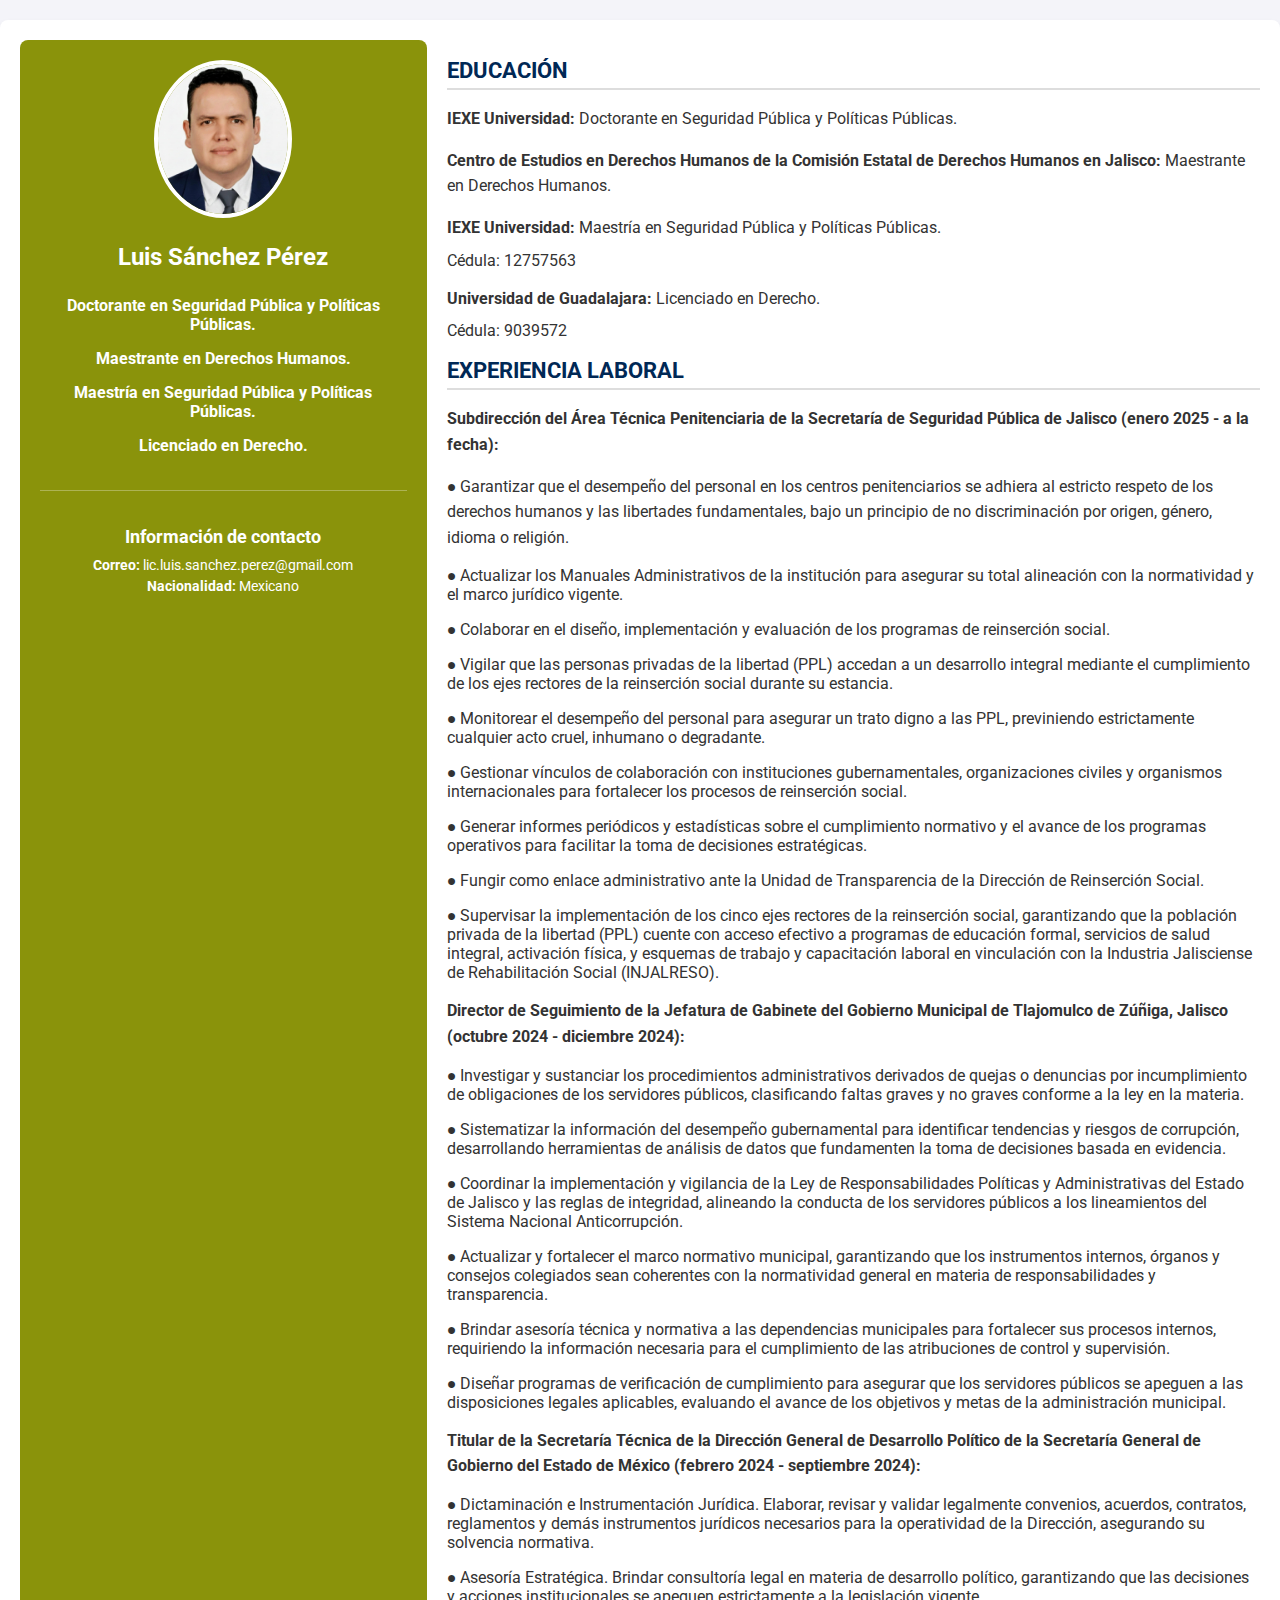
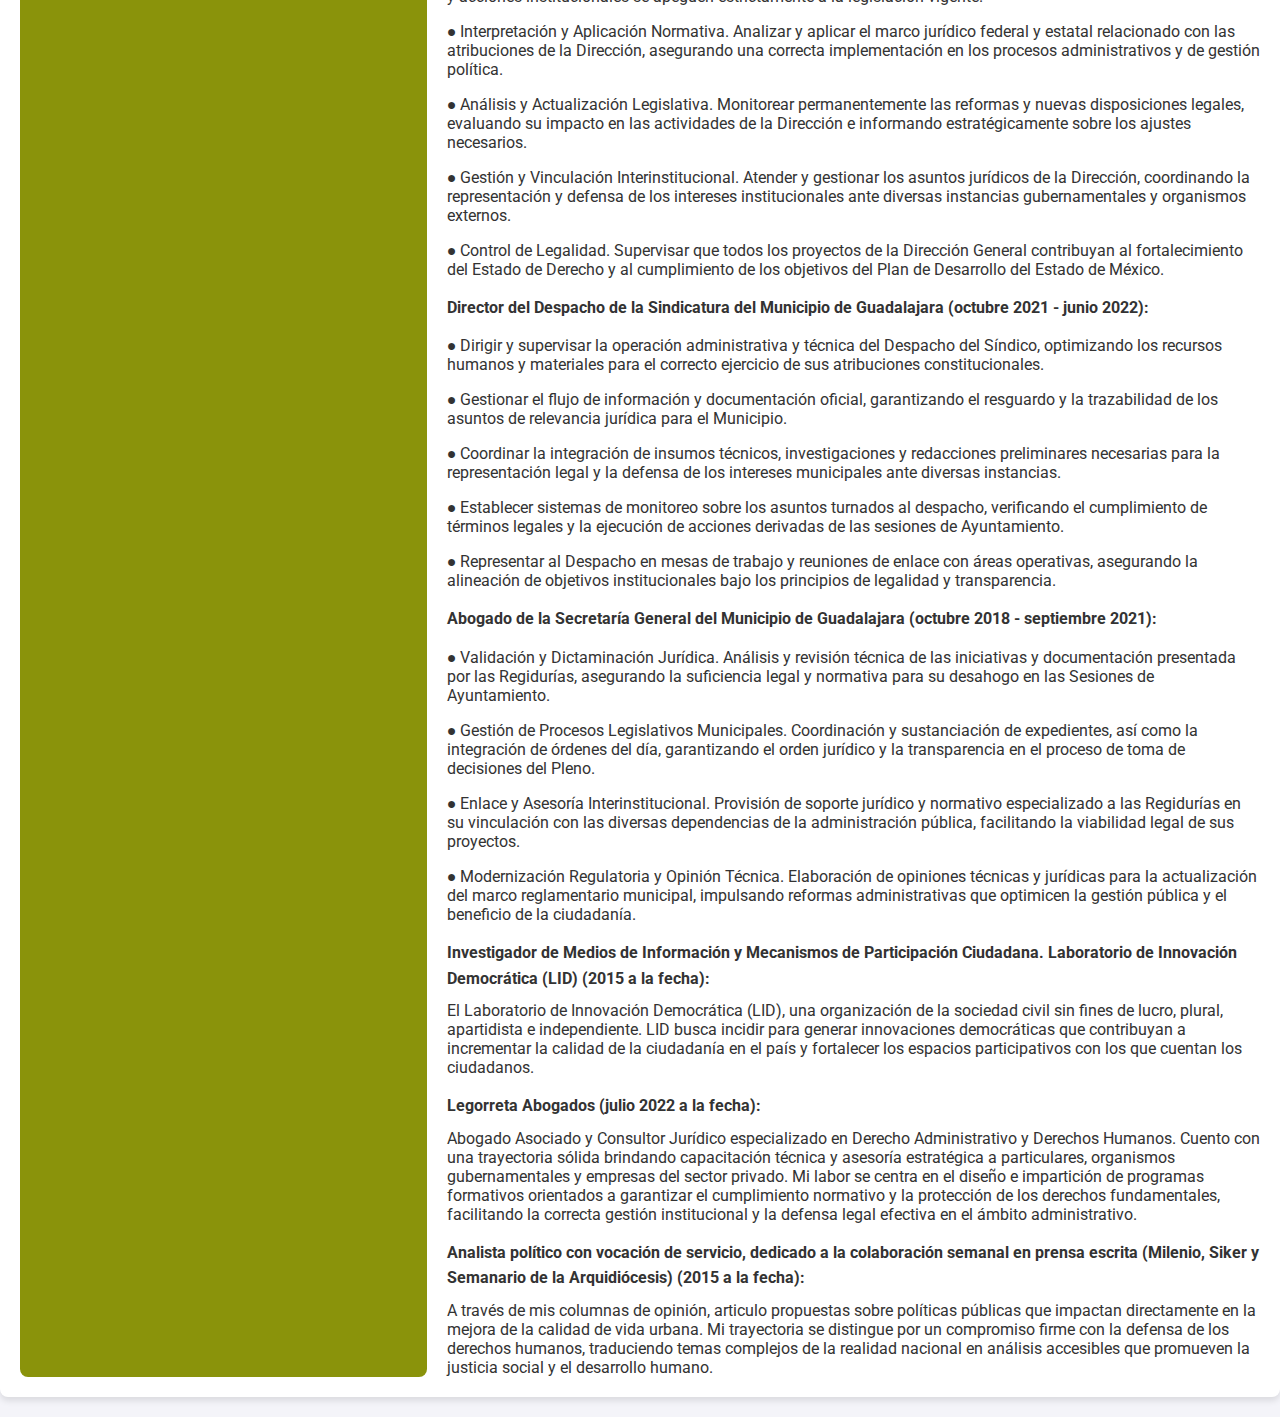
<file: index.html>
<!DOCTYPE html>
<html lang="es">
<head>
    <meta charset="UTF-8">
    <meta name="viewport" content="width=device-width, initial-scale=1.0">
    
    <meta name="google-site-verification" content="yonrzz6w3UVVPiTFa921iLihKBuU_u0jk2okDmaEscQ" />

    <title>Luis Sánchez Pérez</title>
    <link href="https://fonts.googleapis.com/css2?family=Roboto:wght@400;700&display=swap" rel="stylesheet">
    <link rel="stylesheet" href="style.css">
    <script type="application/ld+json">
    {
      "@context": "https://schema.org/",
      "@type": "Person",
      "name": "Luis Sánchez Pérez",
      "jobTitle": "Abogado y Especialista en Seguridad Pública",
      "address": {
        "@type": "PostalAddress",
        "addressLocality": "Guadalajara",
        "addressRegion": "Jalisco",
        "addressCountry": "MX"
      },
      "alumniOf": [
        { "@type": "CollegeOrUniversity", "name": "Universidad de Guadalajara" },
        { "@type": "CollegeOrUniversity", "name": "IEXE Universidad" }
      ]
    }
    </script>

</head>
<body>
    <div class="container">
        <div class="left-column">
            <img src="foto.jpg" alt="Profile Photo" class="profile-photo">
            <h1>Luis Sánchez Pérez</h1>

            <strong>Doctorante en Seguridad Pública y Políticas Públicas.</strong>
            <strong>Maestrante en Derechos Humanos.</strong>
            <strong>Maestría en Seguridad Pública y Políticas Públicas.</strong>
            <strong>Licenciado en Derecho.</strong>
            

            <div class="contact-info">
                <h2>Información de contacto</h2>
                
                <p><strong>Correo:</strong> lic.luis.sanchez.perez@gmail.com</p>
                <p><strong>Nacionalidad:</strong> Mexicano</p>
            </div>
        </div>

        <div class="right-column">
            <div class="education">
                <h2>Educación</h2>
                <p><strong>IEXE Universidad:</strong> Doctorante en Seguridad Pública y Políticas Públicas.</p> 
                <p><strong>Centro de Estudios en Derechos Humanos de la Comisión Estatal de Derechos Humanos en Jalisco:</strong> Maestrante en Derechos Humanos.</p>     
                <p><strong>IEXE Universidad:</strong> Maestría en Seguridad Pública y Políticas Públicas.</p> Cédula: 12757563
                <p><strong>Universidad de Guadalajara:</strong> Licenciado en Derecho.</p> Cédula: 9039572
            </div>

            <div class="skills">
               
                <ul>
                    
                </ul>
            </div>

            <div class="experience">
                <h2>Experiencia laboral</h2>
                <p><strong>Subdirección del Área Técnica Penitenciaria de la Secretaría de Seguridad Pública de Jalisco (enero 2025 - a la fecha):</strong> </p>
                <p>
● Garantizar que el desempeño del personal en los centros penitenciarios se adhiera al estricto respeto de los derechos humanos y las libertades fundamentales, bajo un principio de no discriminación por origen, género, idioma o religión.
<p></p>● Actualizar los Manuales Administrativos de la institución para asegurar su total alineación con la normatividad y el marco jurídico vigente.
<p></p>● Colaborar en el diseño, implementación y evaluación de los programas de reinserción social.
<p></p>● Vigilar que las personas privadas de la libertad (PPL) accedan a un desarrollo integral mediante el cumplimiento de los ejes rectores de la reinserción social durante su estancia.
<p></p>● Monitorear el desempeño del personal para asegurar un trato digno a las PPL, previniendo estrictamente cualquier acto cruel, inhumano o degradante.
<p></p>● Gestionar vínculos de colaboración con instituciones gubernamentales, organizaciones civiles y organismos internacionales para fortalecer los procesos de reinserción social.
<p></p>● Generar informes periódicos y estadísticas sobre el cumplimiento normativo y el avance de los programas operativos para facilitar la toma de decisiones estratégicas.
<p></p>● Fungir como enlace administrativo ante la Unidad de Transparencia de la Dirección de Reinserción Social.
<p></p>● Supervisar la implementación de los cinco ejes rectores de la reinserción social, garantizando que la población privada de la libertad (PPL) cuente con acceso efectivo a programas de educación formal, servicios de salud integral, activación física, y esquemas de trabajo y capacitación laboral en vinculación con la Industria Jalisciense de Rehabilitación Social (INJALRESO).

</p>

            <p><strong>Director de Seguimiento de la Jefatura de Gabinete del Gobierno Municipal de Tlajomulco de Zúñiga, Jalisco (octubre 2024 - diciembre 2024):</strong></p>
<p></p>● Investigar y sustanciar los procedimientos administrativos derivados de quejas o denuncias por incumplimiento de obligaciones de los servidores públicos, clasificando faltas graves y no graves conforme a la ley en la materia.
<p></p>● Sistematizar la información del desempeño gubernamental para identificar tendencias y riesgos de corrupción, desarrollando herramientas de análisis de datos que fundamenten la toma de decisiones basada en evidencia.
<p></p>● Coordinar la implementación y vigilancia de la Ley de Responsabilidades Políticas y Administrativas del Estado de Jalisco y las reglas de integridad, alineando la conducta de los servidores públicos a los lineamientos del Sistema Nacional Anticorrupción.
<p></p>● Actualizar y fortalecer el marco normativo municipal, garantizando que los instrumentos internos, órganos y consejos colegiados sean coherentes con la normatividad general en materia de responsabilidades y transparencia.
<p></p>● Brindar asesoría técnica y normativa a las dependencias municipales para fortalecer sus procesos internos, requiriendo la información necesaria para el cumplimiento de las atribuciones de control y supervisión.
<p></p>● Diseñar programas de verificación de cumplimiento para asegurar que los servidores públicos se apeguen a las disposiciones legales aplicables, evaluando el avance de los objetivos y metas de la administración municipal.

            <p><strong>Titular de la Secretaría Técnica de la Dirección General de Desarrollo Político de la Secretaría General de Gobierno del Estado de México (febrero 2024 - septiembre 2024):</strong></p>
<p></p>● Dictaminación e Instrumentación Jurídica. Elaborar, revisar y validar legalmente convenios, acuerdos, contratos, reglamentos y demás instrumentos jurídicos necesarios para la operatividad de la Dirección, asegurando su solvencia normativa.
<p></p>● Asesoría Estratégica. Brindar consultoría legal en materia de desarrollo político, garantizando que las decisiones y acciones institucionales se apeguen estrictamente a la legislación vigente.
<p></p>● Interpretación y Aplicación Normativa. Analizar y aplicar el marco jurídico federal y estatal relacionado con las atribuciones de la Dirección, asegurando una correcta implementación en los procesos administrativos y de gestión política.
<p></p>● Análisis y Actualización Legislativa. Monitorear permanentemente las reformas y nuevas disposiciones legales, evaluando su impacto en las actividades de la Dirección e informando estratégicamente sobre los ajustes necesarios.
<p></p>● Gestión y Vinculación Interinstitucional. Atender y gestionar los asuntos jurídicos de la Dirección, coordinando la representación y defensa de los intereses institucionales ante diversas instancias gubernamentales y organismos externos.
<p></p>● Control de Legalidad. Supervisar que todos los proyectos de la Dirección General contribuyan al fortalecimiento del Estado de Derecho y al cumplimiento de los objetivos del Plan de Desarrollo del Estado de México.


            <p><strong>Director del Despacho de la Sindicatura del Municipio de Guadalajara (octubre 2021 - junio 2022):</strong></p>
<p></p>● Dirigir y supervisar la operación administrativa y técnica del Despacho del Síndico, optimizando los recursos humanos y materiales para el correcto ejercicio de sus atribuciones constitucionales.
<p></p>● Gestionar el flujo de información y documentación oficial, garantizando el resguardo y la trazabilidad de los asuntos de relevancia jurídica para el Municipio.
<p></p>● Coordinar la integración de insumos técnicos, investigaciones y redacciones preliminares necesarias para la representación legal y la defensa de los intereses municipales ante diversas instancias.
<p></p>● Establecer sistemas de monitoreo sobre los asuntos turnados al despacho, verificando el cumplimiento de términos legales y la ejecución de acciones derivadas de las sesiones de Ayuntamiento.
<p></p>● Representar al Despacho en mesas de trabajo y reuniones de enlace con áreas operativas, asegurando la alineación de objetivos institucionales bajo los principios de legalidad y transparencia.

            <p><strong>Abogado de la Secretaría General del Municipio de Guadalajara (octubre 2018 - septiembre 2021):</strong></p>
<p></p>● Validación y Dictaminación Jurídica. Análisis y revisión técnica de las iniciativas y documentación presentada por las Regidurías, asegurando la suficiencia legal y normativa para su desahogo en las Sesiones de Ayuntamiento.
<p></p>● Gestión de Procesos Legislativos Municipales. Coordinación y sustanciación de expedientes, así como la integración de órdenes del día, garantizando el orden jurídico y la transparencia en el proceso de toma de decisiones del Pleno.
<p></p>● Enlace y Asesoría Interinstitucional. Provisión de soporte jurídico y normativo especializado a las Regidurías en su vinculación con las diversas dependencias de la administración pública, facilitando la viabilidad legal de sus proyectos.
<p></p>● Modernización Regulatoria y Opinión Técnica. Elaboración de opiniones técnicas y jurídicas para la actualización del marco reglamentario municipal, impulsando reformas administrativas que optimicen la gestión pública y el beneficio de la ciudadanía.

            <p><strong>Investigador de Medios de Información y Mecanismos de Participación Ciudadana. Laboratorio de Innovación Democrática (LID) (2015 a la fecha):</strong></p>
El Laboratorio de Innovación Democrática (LID), una organización de la sociedad civil sin fines de lucro, plural, apartidista e independiente. LID busca incidir para generar innovaciones democráticas que contribuyan a incrementar la calidad de la ciudadanía en el país y fortalecer los espacios participativos con los que cuentan los ciudadanos. 

<p><strong>Legorreta Abogados (julio 2022 a la fecha):</strong></p>
Abogado Asociado y Consultor Jurídico especializado en Derecho Administrativo y Derechos Humanos. Cuento con una trayectoria sólida brindando capacitación técnica y asesoría estratégica a particulares, organismos gubernamentales y empresas del sector privado. Mi labor se centra en el diseño e impartición de programas formativos orientados a garantizar el cumplimiento normativo y la protección de los derechos fundamentales, facilitando la correcta gestión institucional y la defensa legal efectiva en el ámbito administrativo.

<p><strong>Analista político con vocación de servicio, dedicado a la colaboración semanal en prensa escrita (Milenio, Siker y Semanario de la Arquidiócesis) (2015 a la fecha):</strong></p>
A través de mis columnas de opinión, articulo propuestas sobre políticas públicas que impactan directamente en la mejora de la calidad de vida urbana. Mi trayectoria se distingue por un compromiso firme con la defensa de los derechos humanos, traduciendo temas complejos de la realidad nacional en análisis accesibles que promueven la justicia social y el desarrollo humano.
          
        </div>
    </div>
</body>
</html>
</file>
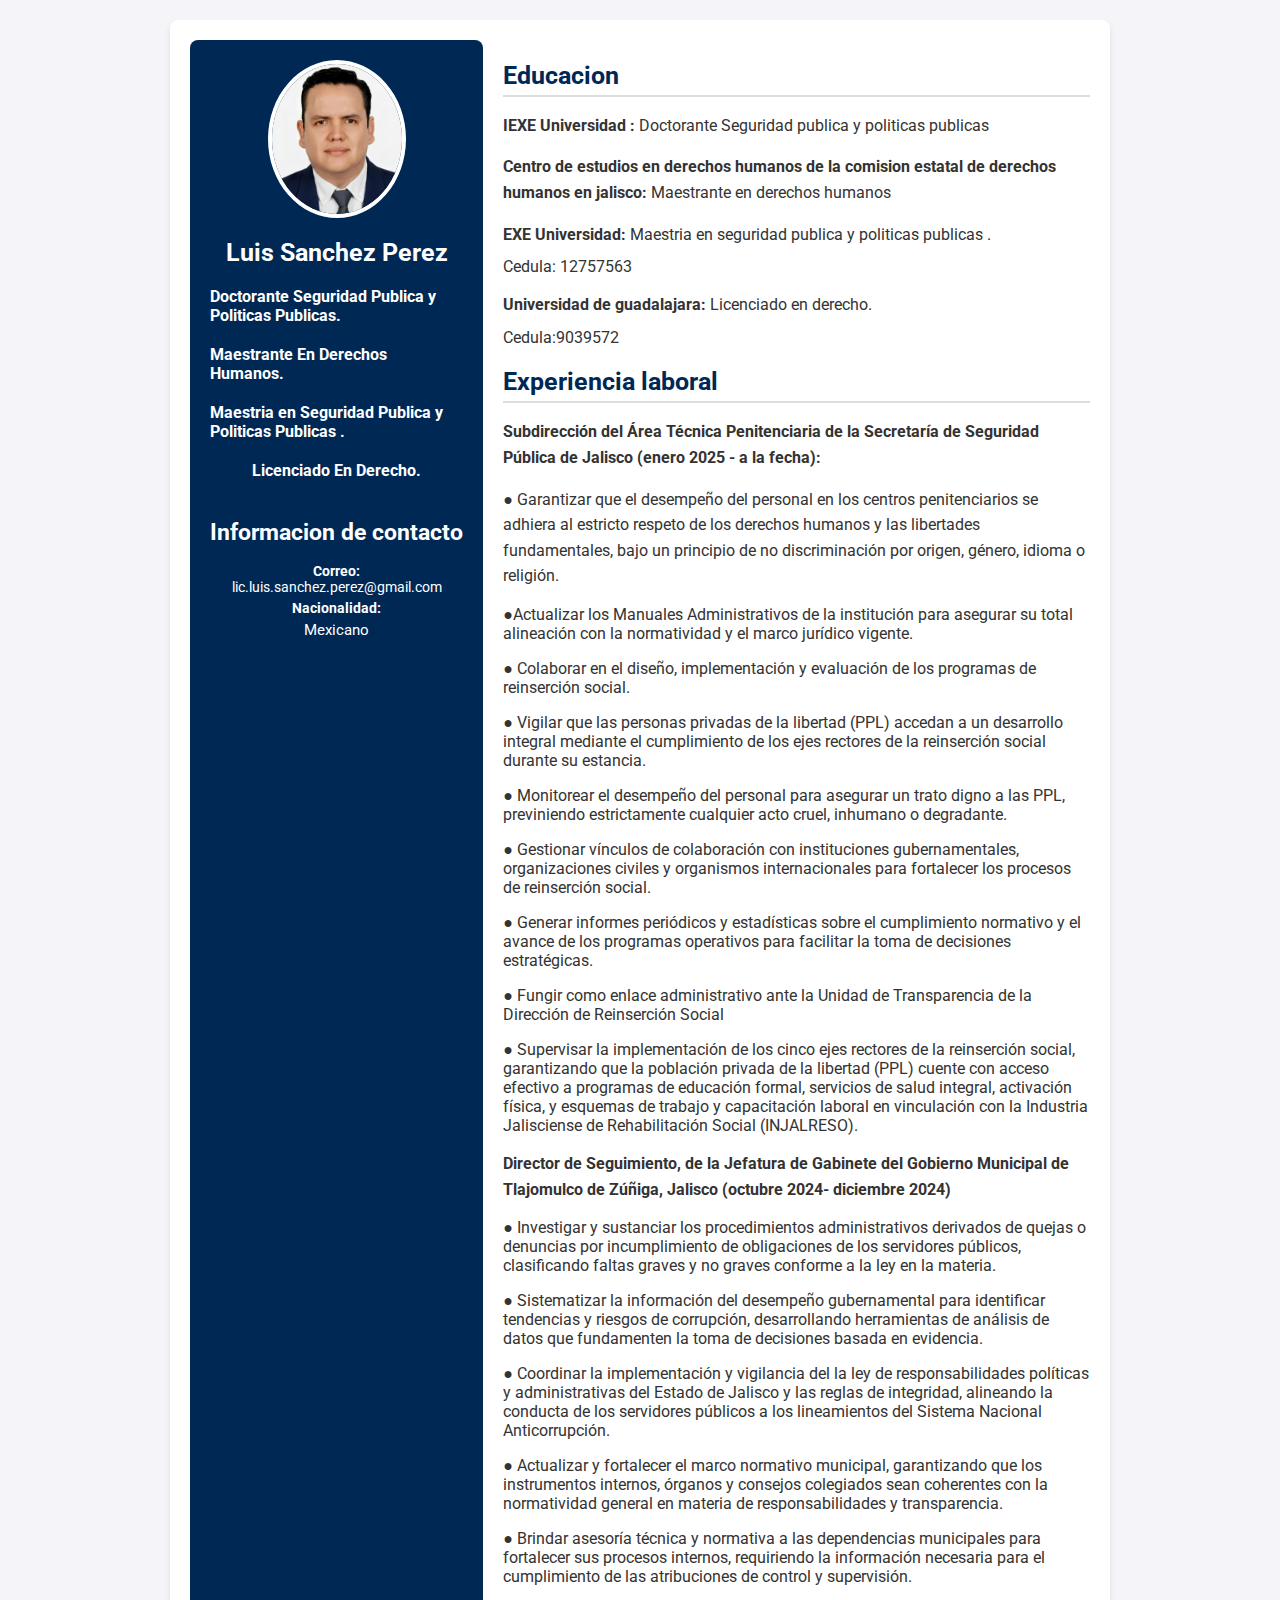
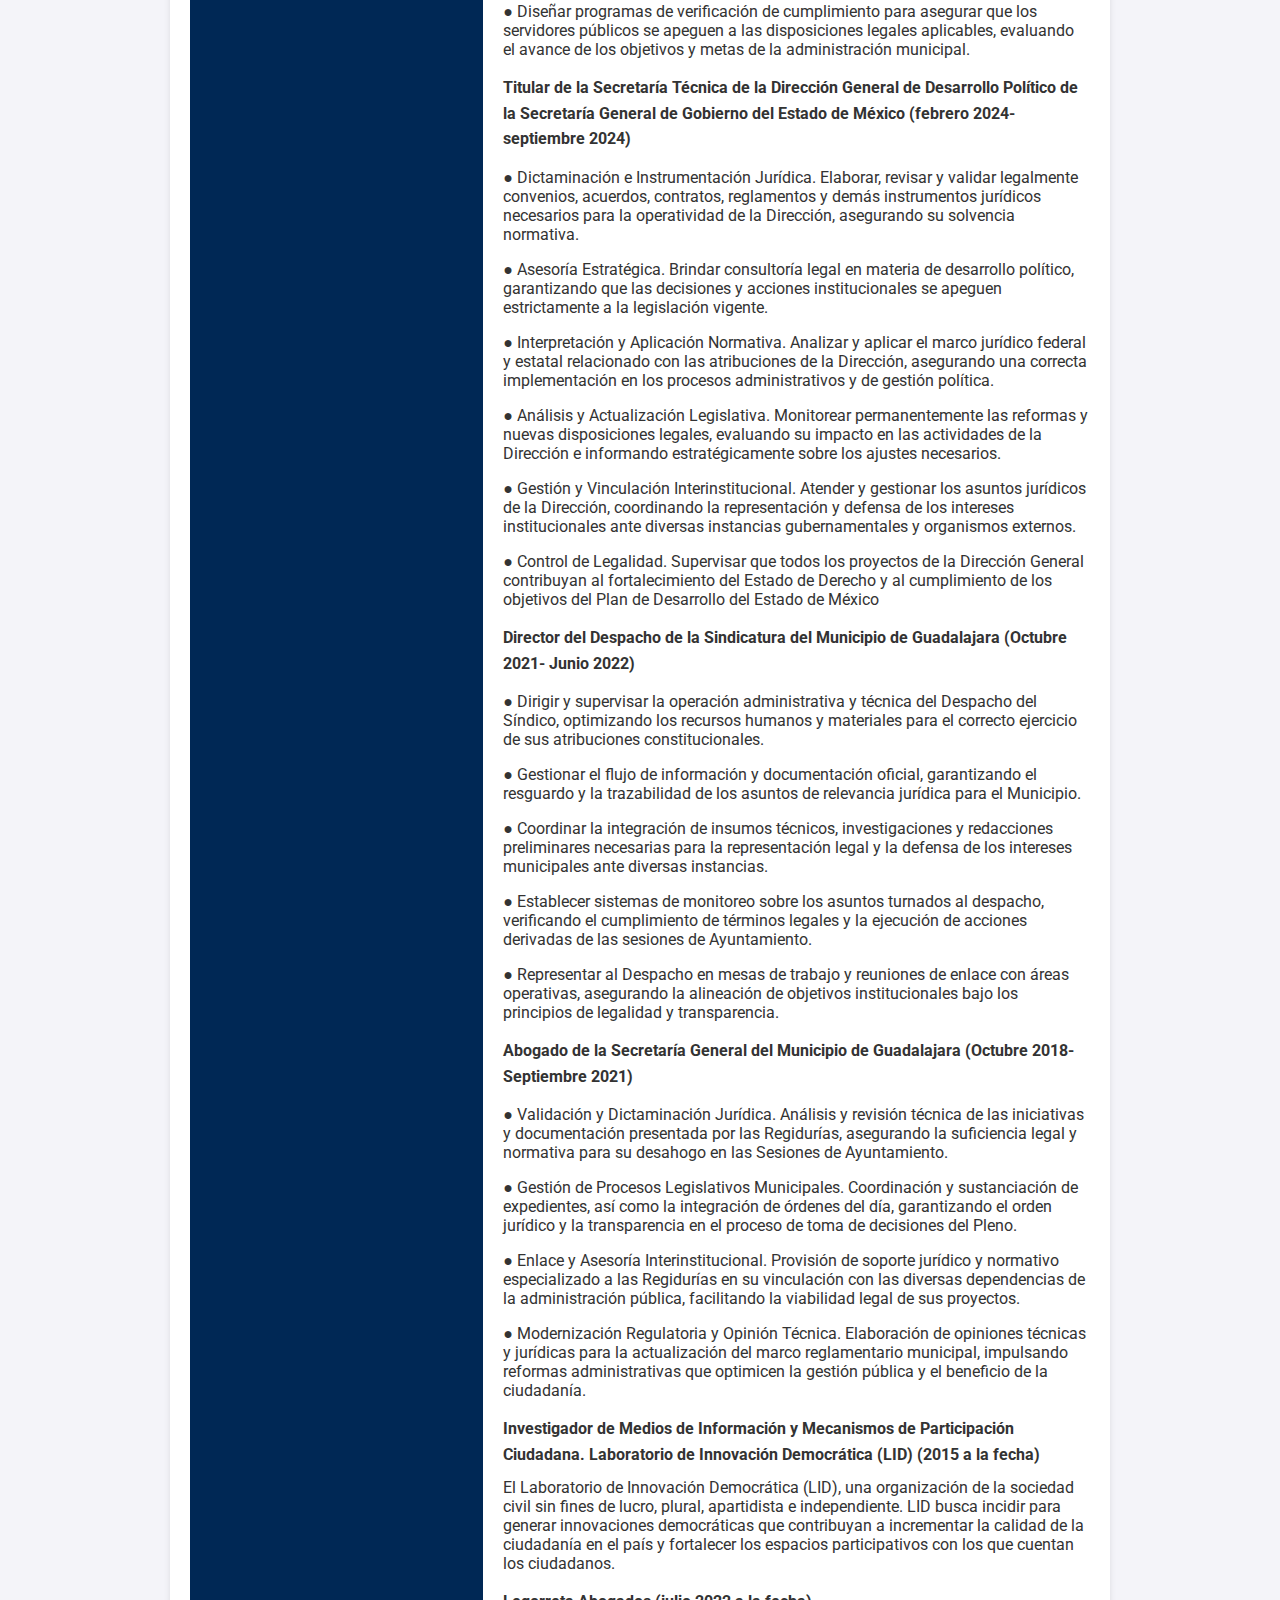
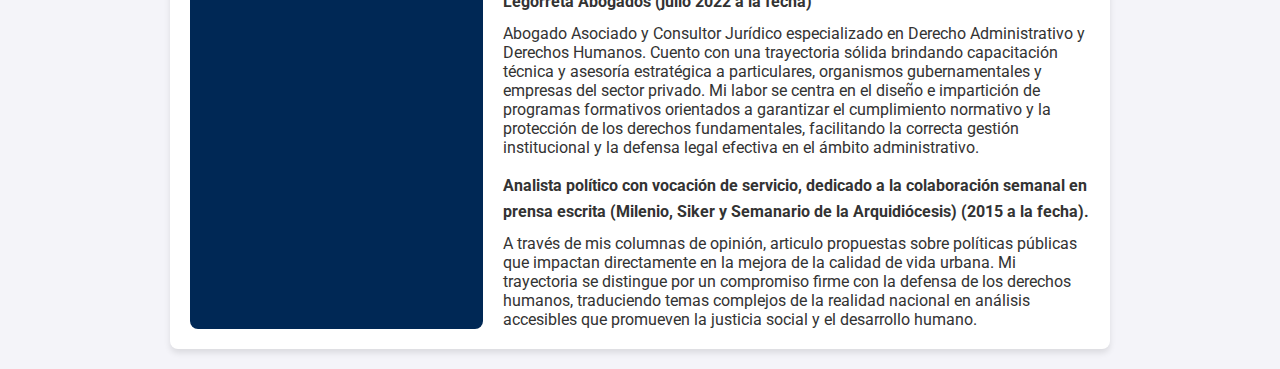
<file: Luis Sanchez Perez/index.html>
<!DOCTYPE html>
<html lang="en">
<head>
    <meta charset="UTF-8">
    <meta name="viewport" content="width=device-width, initial-scale=1.0">
    <title>Curriculum Vitae</title>
    <link href="https://fonts.googleapis.com/css2?family=Roboto:wght@400;700&display=swap" rel="stylesheet">
    <link rel="stylesheet" href="style.css">
    <script type="application/ld+json">
    {
      "@context": "https://schema.org/",
      "@type": "Person",
      "name": "Luis Sanchez Perez",
      "jobTitle": "Abogado y Especialista en Seguridad Pública",
      "address": {
        "@type": "PostalAddress",
        "addressLocality": "Guadalajara",
        "addressRegion": "Jalisco",
        "addressCountry": "MX"
      },
      "alumniOf": [
        { "@type": "CollegeOrUniversity", "name": "Universidad de Guadalajara" },
        { "@type": "CollegeOrUniversity", "name": "IEXE Universidad" }
      ]
    }
    </script>

</head>
<body>
    <div class="container">
        <!-- Left Column -->
        <div class="left-column">
            <img src="foto.jpg" alt="Profile Photo" class="profile-photo">
            <h1>Luis Sanchez Perez</h1>

            <strong>Doctorante Seguridad Publica y Politicas Publicas.</strong>
            <strong>Maestrante En Derechos Humanos.</strong>
            <strong>Maestria en Seguridad Publica y Politicas Publicas .</strong>
            <strong>Licenciado En Derecho.</strong>
           
            

            <div class="contact-info">
                <h2>Informacion de contacto</h2>
                
                <p><strong>Correo:</strong> lic.luis.sanchez.perez@gmail.com</p>
                <p><strong>Nacionalidad:</strong> <p> </p>Mexicano</p>
            </div>
        </div>

        <!-- Right Column -->
        <div class="right-column">
            <div class="education">
                <h2>Educacion</h2>
                <p><strong>IEXE Universidad :</strong> Doctorante Seguridad publica y politicas publicas 
                <p><strong>Centro de estudios en derechos humanos de la comision estatal de derechos humanos en jalisco:</strong> Maestrante en derechos humanos    
                <p><strong>EXE Universidad:</strong> Maestria en seguridad publica y politicas publicas .</p> Cedula: 12757563
                <p><strong>Universidad de guadalajara:</strong> Licenciado en derecho.</p> Cedula:9039572
            </div>

            <div class="skills">
               
                <ul>
                    
                </ul>
            </div>

            <div class="experience">
                <h2>Experiencia laboral</h2>
                <p><strong>Subdirección del Área Técnica Penitenciaria de la Secretaría de Seguridad Pública de Jalisco (enero 2025 - a la fecha):</strong> </p>
                <p>
● Garantizar que el desempeño del personal en los centros penitenciarios se adhiera al estricto respeto de los derechos humanos y las libertades fundamentales, bajo un principio de no discriminación por origen, género, idioma o religión.
<p></p>●Actualizar los Manuales Administrativos de la institución para asegurar su total alineación con la normatividad y el marco jurídico vigente.
<p></p>●	Colaborar en el diseño, implementación y evaluación de los programas de reinserción social.
<p></p>●	Vigilar que las personas privadas de la libertad (PPL) accedan a un desarrollo integral mediante el cumplimiento de los ejes rectores de la reinserción social durante su estancia.
<p></p>●	Monitorear el desempeño del personal para asegurar un trato digno a las PPL, previniendo estrictamente cualquier acto cruel, inhumano o degradante.
<p></p>●	Gestionar vínculos de colaboración con instituciones gubernamentales, organizaciones civiles y organismos internacionales para fortalecer los procesos de reinserción social.
<p></p>●	Generar informes periódicos y estadísticas sobre el cumplimiento normativo y el avance de los programas operativos para facilitar la toma de decisiones estratégicas.
<p></p>●	Fungir como enlace administrativo ante la Unidad de Transparencia de la Dirección de Reinserción Social
<p></p>●	Supervisar la implementación de los cinco ejes rectores de la reinserción social, garantizando que la población privada de la libertad (PPL) cuente con acceso efectivo a programas de educación formal, servicios de salud integral, activación física, y esquemas de trabajo y capacitación laboral en vinculación con la Industria Jalisciense de Rehabilitación Social (INJALRESO).

</p>

            <p><strong>Director de Seguimiento, de la Jefatura de Gabinete del Gobierno Municipal de Tlajomulco de Zúñiga, Jalisco (octubre 2024- diciembre 2024)
</strong></p>
<p></p>●	Investigar y sustanciar los procedimientos administrativos derivados de quejas o denuncias por incumplimiento de obligaciones de los servidores públicos, clasificando faltas graves y no graves conforme a la ley en la materia.
<p></p>●	Sistematizar la información del desempeño gubernamental para identificar tendencias y riesgos de corrupción, desarrollando herramientas de análisis de datos que fundamenten la toma de decisiones basada en evidencia.
<p></p>●	Coordinar la implementación y vigilancia del la ley de responsabilidades políticas y administrativas del Estado de Jalisco y las reglas de integridad, alineando la conducta de los servidores públicos a los lineamientos del Sistema Nacional Anticorrupción.
<p></p>●	Actualizar y fortalecer el marco normativo municipal, garantizando que los instrumentos internos, órganos y consejos colegiados sean coherentes con la normatividad general en materia de responsabilidades y transparencia.
<p></p>●	Brindar asesoría técnica y normativa a las dependencias municipales para fortalecer sus procesos internos, requiriendo la información necesaria para el cumplimiento de las atribuciones de control y supervisión.
<p></p>●	Diseñar programas de verificación de cumplimiento para asegurar que los servidores públicos se apeguen a las disposiciones legales aplicables, evaluando el avance de los objetivos y metas de la administración municipal.

            <p><strong>Titular de la Secretaría Técnica de la Dirección General de Desarrollo Político de la Secretaría General de Gobierno del Estado de México (febrero 2024- septiembre 2024)
</strong></p>
<p></p>●	Dictaminación e Instrumentación Jurídica. Elaborar, revisar y validar legalmente convenios, acuerdos, contratos, reglamentos y demás instrumentos jurídicos necesarios para la operatividad de la Dirección, asegurando su solvencia normativa.
<p></p>●	Asesoría Estratégica. Brindar consultoría legal en materia de desarrollo político, garantizando que las decisiones y acciones institucionales se apeguen estrictamente a la legislación vigente.
<p></p>●	Interpretación y Aplicación Normativa. Analizar y aplicar el marco jurídico federal y estatal relacionado con las atribuciones de la Dirección, asegurando una correcta implementación en los procesos administrativos y de gestión política.
<p></p>●	Análisis y Actualización Legislativa. Monitorear permanentemente las reformas y nuevas disposiciones legales, evaluando su impacto en las actividades de la Dirección e informando estratégicamente sobre los ajustes necesarios.
<p></p>●	Gestión y Vinculación Interinstitucional. Atender y gestionar los asuntos jurídicos de la Dirección, coordinando la representación y defensa de los intereses institucionales ante diversas instancias gubernamentales y organismos externos.
<p></p>●	Control de Legalidad. Supervisar que todos los proyectos de la Dirección General contribuyan al fortalecimiento del Estado de Derecho y al cumplimiento de los objetivos del Plan de Desarrollo del Estado de México


            <p><strong>Director del Despacho de la Sindicatura del Municipio de Guadalajara (Octubre 2021- Junio 2022)
</strong></p>
<p></p>●	Dirigir y supervisar la operación administrativa y técnica del Despacho del Síndico, optimizando los recursos humanos y materiales para el correcto ejercicio de sus atribuciones constitucionales.
<p></p>●	Gestionar el flujo de información y documentación oficial, garantizando el resguardo y la trazabilidad de los asuntos de relevancia jurídica para el Municipio.
<p></p>●	Coordinar la integración de insumos técnicos, investigaciones y redacciones preliminares necesarias para la representación legal y la defensa de los intereses municipales ante diversas instancias.
<p></p>●	Establecer sistemas de monitoreo sobre los asuntos turnados al despacho, verificando el cumplimiento de términos legales y la ejecución de acciones derivadas de las sesiones de Ayuntamiento.
<p></p>●	Representar al Despacho en mesas de trabajo y reuniones de enlace con áreas operativas, asegurando la alineación de objetivos institucionales bajo los principios de legalidad y transparencia.

            <p><strong>Abogado de la Secretaría General del Municipio de Guadalajara (Octubre 2018- Septiembre 2021)
</strong></p>
<p></p>●	Validación y Dictaminación Jurídica. Análisis y revisión técnica de las iniciativas y documentación presentada por las Regidurías, asegurando la suficiencia legal y normativa para su desahogo en las Sesiones de Ayuntamiento.
<p></p>●	Gestión de Procesos Legislativos Municipales. Coordinación y sustanciación de expedientes, así como la integración de órdenes del día, garantizando el orden jurídico y la transparencia en el proceso de toma de decisiones del Pleno.
<p></p>●	Enlace y Asesoría Interinstitucional. Provisión de soporte jurídico y normativo especializado a las Regidurías en su vinculación con las diversas dependencias de la administración pública, facilitando la viabilidad legal de sus proyectos.
<p></p>●	Modernización Regulatoria y Opinión Técnica. Elaboración de opiniones técnicas y jurídicas para la actualización del marco reglamentario municipal, impulsando reformas administrativas que optimicen la gestión pública y el beneficio de la ciudadanía.

            <p><strong>Investigador de Medios de Información y Mecanismos de Participación Ciudadana. Laboratorio de Innovación Democrática (LID) (2015 a la fecha)
</strong></p>
El Laboratorio de Innovación Democrática (LID), una organización de la sociedad civil sin fines de lucro, plural, apartidista e independiente. LID busca incidir para generar innovaciones democráticas que contribuyan a incrementar la calidad de la ciudadanía en el país y fortalecer los espacios participativos con los que cuentan los ciudadanos. 

<p><strong>Legorreta Abogados (julio 2022 a la fecha)
</strong></p>
Abogado Asociado y Consultor Jurídico especializado en Derecho Administrativo y Derechos Humanos. Cuento con una trayectoria sólida brindando capacitación técnica y asesoría estratégica a particulares, organismos gubernamentales y empresas del sector privado. Mi labor se centra en el diseño e impartición de programas formativos orientados a garantizar el cumplimiento normativo y la protección de los derechos fundamentales, facilitando la correcta gestión institucional y la defensa legal efectiva en el ámbito administrativo.

<p><strong>Analista político con vocación de servicio, dedicado a la colaboración semanal en prensa escrita (Milenio, Siker y Semanario de la Arquidiócesis) (2015 a la fecha).
</strong></p>
A través de mis columnas de opinión, articulo propuestas sobre políticas públicas que impactan directamente en la mejora de la calidad de vida urbana. Mi trayectoria se distingue por un compromiso firme con la defensa de los derechos humanos, traduciendo temas complejos de la realidad nacional en análisis accesibles que promueven la justicia social y el desarrollo humano.
          
        </div>
    </div>
</body>
</html>
</file>
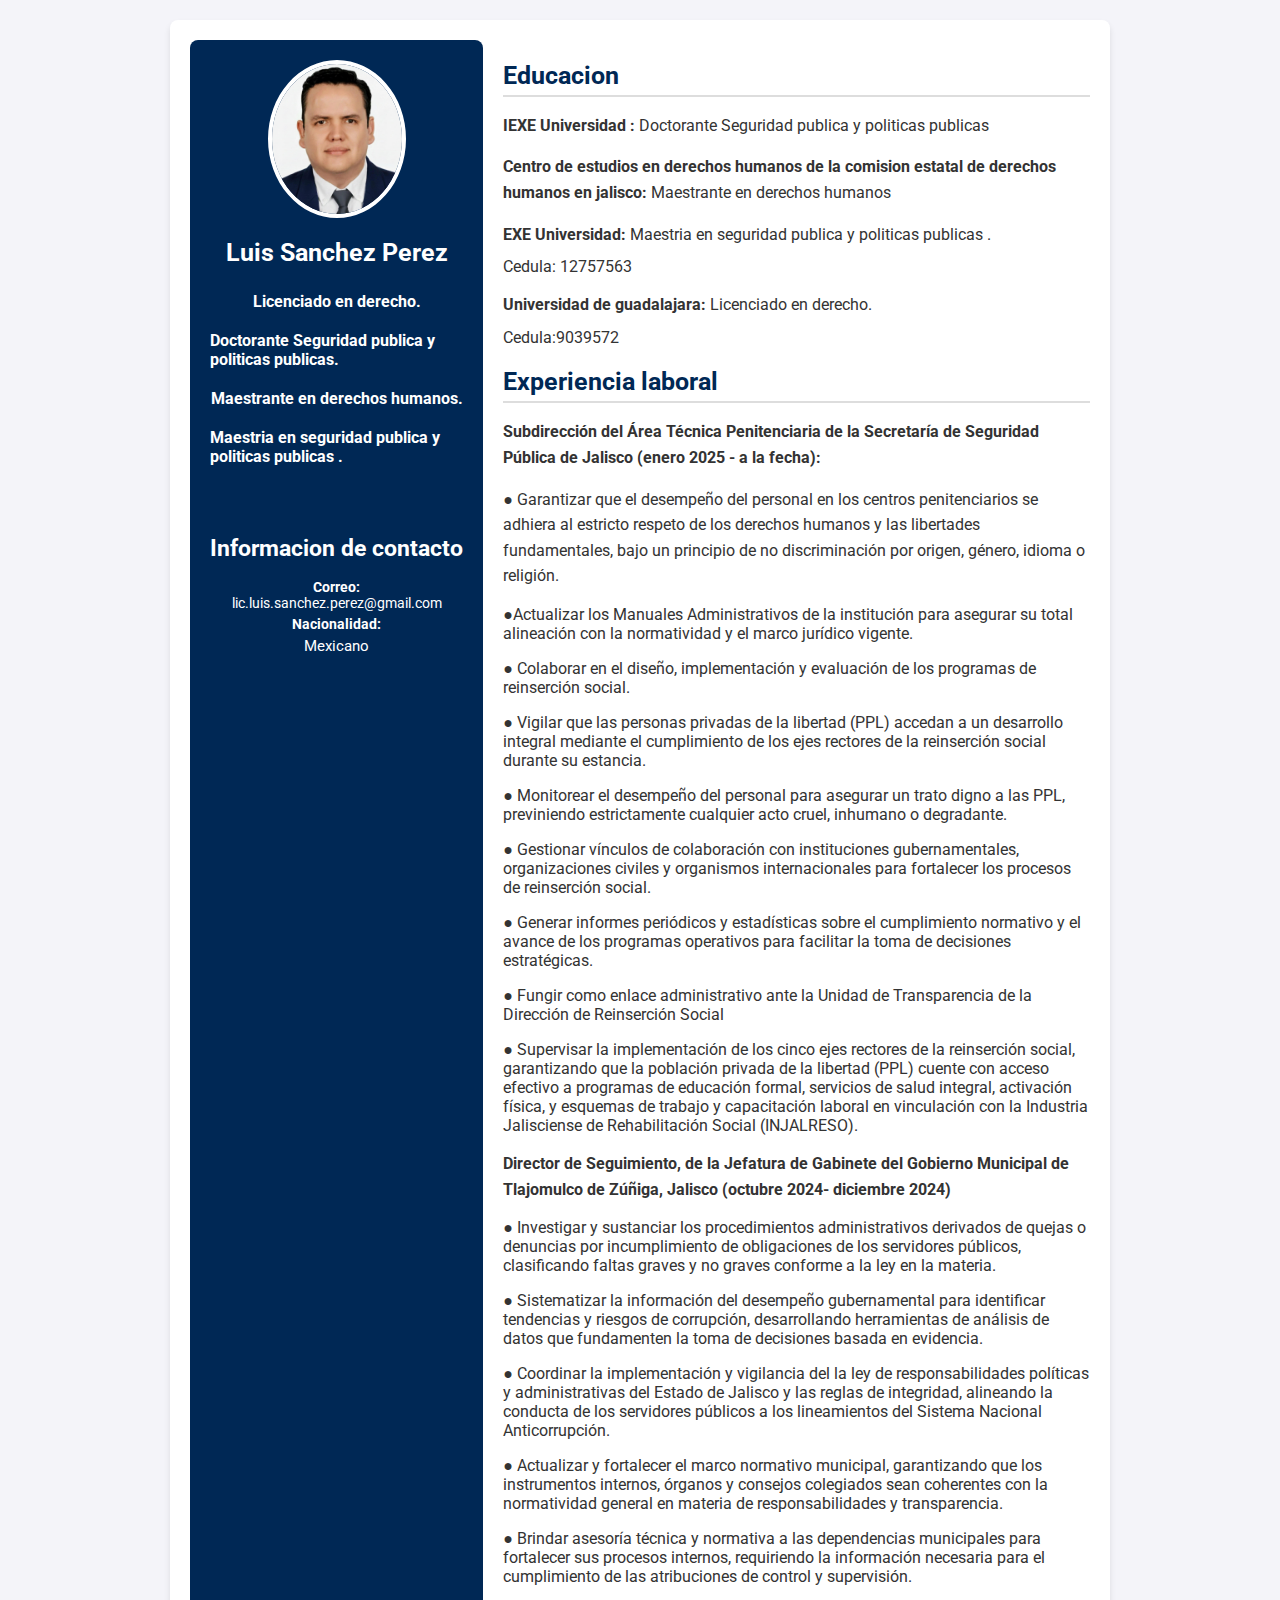
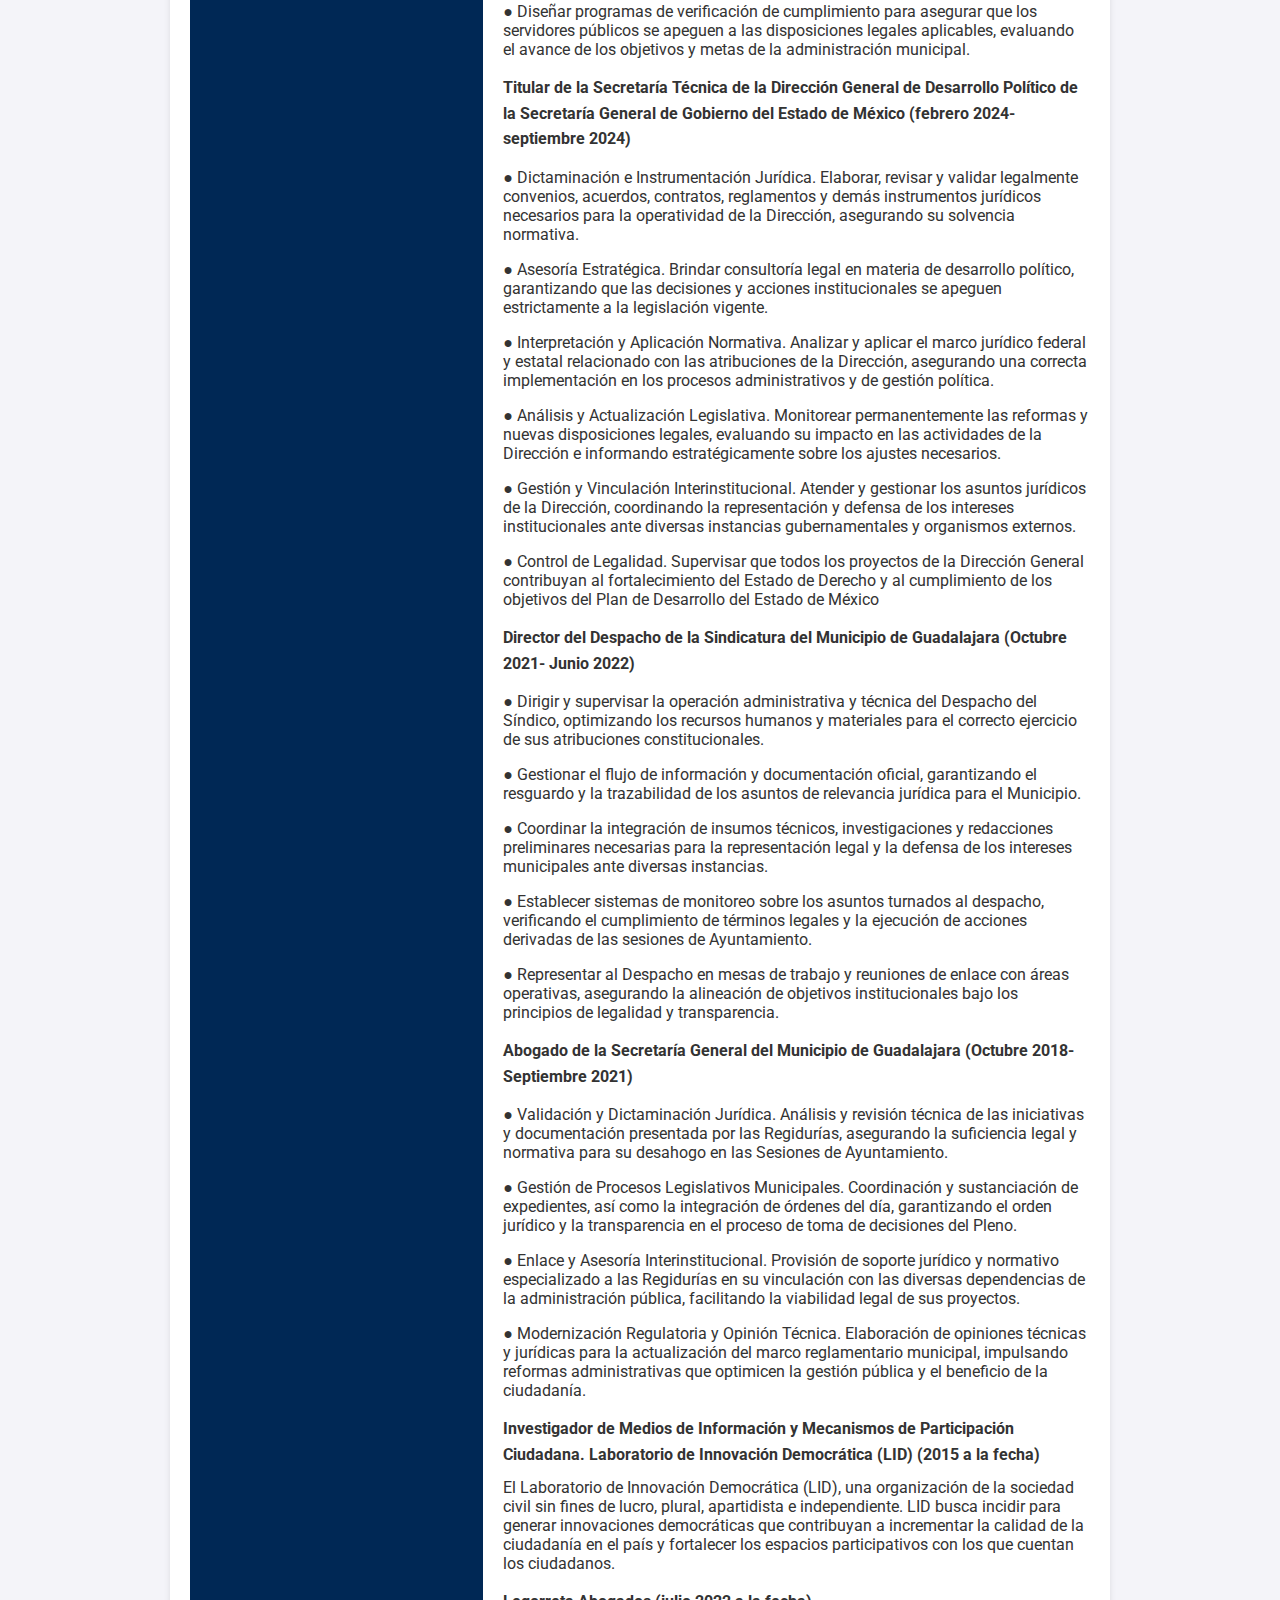
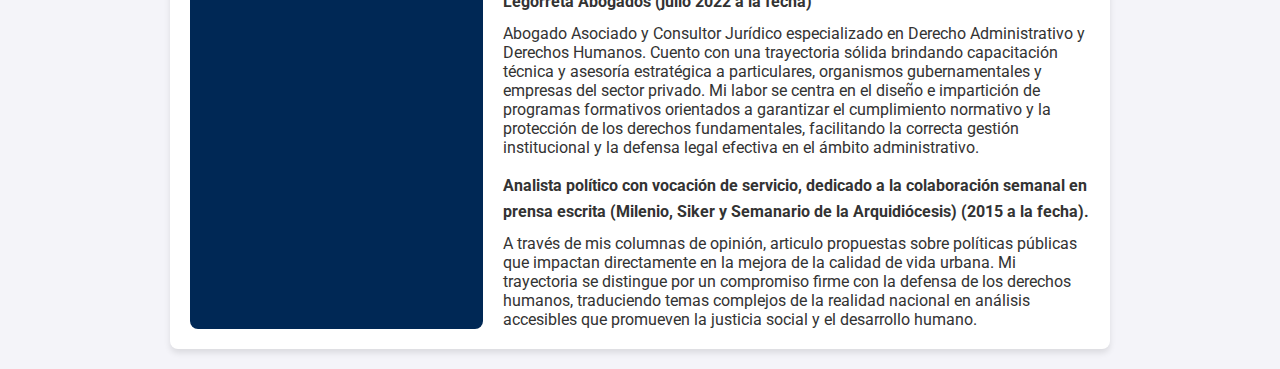
<file: Luis Sanchez Perez/cv.html>
<!DOCTYPE html>
<html lang="en">
<head>
    <meta charset="UTF-8">
    <meta name="viewport" content="width=device-width, initial-scale=1.0">
    <title>Curriculum Vitae</title>
    <link href="https://fonts.googleapis.com/css2?family=Roboto:wght@400;700&display=swap" rel="stylesheet">
    <link rel="stylesheet" href="style.css">

</head>
<body>
    <div class="container">
        <!-- Left Column -->
        <div class="left-column">
            <img src="foto.jpg" alt="Profile Photo" class="profile-photo">
            <h1>Luis Sanchez Perez</h1>

            <strong><p></p>Licenciado en derecho.</strong>
            <strong>Doctorante Seguridad publica y politicas publicas.</strong>
            <strong>Maestrante en derechos humanos.</strong>
            <strong>Maestria en seguridad publica y politicas publicas .</strong></p>
           
            

            <div class="contact-info">
                <h2>Informacion de contacto</h2>
                
                <p><strong>Correo:</strong> lic.luis.sanchez.perez@gmail.com</p>
                <p><strong>Nacionalidad:</strong> <p> </p>Mexicano</p>
            </div>
        </div>

        <!-- Right Column -->
        <div class="right-column">
            <div class="education">
                <h2>Educacion</h2>
                <p><strong>IEXE Universidad :</strong> Doctorante Seguridad publica y politicas publicas 
                <p><strong>Centro de estudios en derechos humanos de la comision estatal de derechos humanos en jalisco:</strong> Maestrante en derechos humanos    
                <p><strong>EXE Universidad:</strong> Maestria en seguridad publica y politicas publicas .</p> Cedula: 12757563
                <p><strong>Universidad de guadalajara:</strong> Licenciado en derecho.</p> Cedula:9039572
            </div>

            <div class="skills">
               
                <ul>
                    
                </ul>
            </div>

            <div class="experience">
                <h2>Experiencia laboral</h2>
                <p><strong>Subdirección del Área Técnica Penitenciaria de la Secretaría de Seguridad Pública de Jalisco (enero 2025 - a la fecha):</strong> </p>
                <p>
● Garantizar que el desempeño del personal en los centros penitenciarios se adhiera al estricto respeto de los derechos humanos y las libertades fundamentales, bajo un principio de no discriminación por origen, género, idioma o religión.
<p></p>●Actualizar los Manuales Administrativos de la institución para asegurar su total alineación con la normatividad y el marco jurídico vigente.
<p></p>●	Colaborar en el diseño, implementación y evaluación de los programas de reinserción social.
<p></p>●	Vigilar que las personas privadas de la libertad (PPL) accedan a un desarrollo integral mediante el cumplimiento de los ejes rectores de la reinserción social durante su estancia.
<p></p>●	Monitorear el desempeño del personal para asegurar un trato digno a las PPL, previniendo estrictamente cualquier acto cruel, inhumano o degradante.
<p></p>●	Gestionar vínculos de colaboración con instituciones gubernamentales, organizaciones civiles y organismos internacionales para fortalecer los procesos de reinserción social.
<p></p>●	Generar informes periódicos y estadísticas sobre el cumplimiento normativo y el avance de los programas operativos para facilitar la toma de decisiones estratégicas.
<p></p>●	Fungir como enlace administrativo ante la Unidad de Transparencia de la Dirección de Reinserción Social
<p></p>●	Supervisar la implementación de los cinco ejes rectores de la reinserción social, garantizando que la población privada de la libertad (PPL) cuente con acceso efectivo a programas de educación formal, servicios de salud integral, activación física, y esquemas de trabajo y capacitación laboral en vinculación con la Industria Jalisciense de Rehabilitación Social (INJALRESO).

</p>

            <p><strong>Director de Seguimiento, de la Jefatura de Gabinete del Gobierno Municipal de Tlajomulco de Zúñiga, Jalisco (octubre 2024- diciembre 2024)
</strong></p>
<p></p>●	Investigar y sustanciar los procedimientos administrativos derivados de quejas o denuncias por incumplimiento de obligaciones de los servidores públicos, clasificando faltas graves y no graves conforme a la ley en la materia.
<p></p>●	Sistematizar la información del desempeño gubernamental para identificar tendencias y riesgos de corrupción, desarrollando herramientas de análisis de datos que fundamenten la toma de decisiones basada en evidencia.
<p></p>●	Coordinar la implementación y vigilancia del la ley de responsabilidades políticas y administrativas del Estado de Jalisco y las reglas de integridad, alineando la conducta de los servidores públicos a los lineamientos del Sistema Nacional Anticorrupción.
<p></p>●	Actualizar y fortalecer el marco normativo municipal, garantizando que los instrumentos internos, órganos y consejos colegiados sean coherentes con la normatividad general en materia de responsabilidades y transparencia.
<p></p>●	Brindar asesoría técnica y normativa a las dependencias municipales para fortalecer sus procesos internos, requiriendo la información necesaria para el cumplimiento de las atribuciones de control y supervisión.
<p></p>●	Diseñar programas de verificación de cumplimiento para asegurar que los servidores públicos se apeguen a las disposiciones legales aplicables, evaluando el avance de los objetivos y metas de la administración municipal.

            <p><strong>Titular de la Secretaría Técnica de la Dirección General de Desarrollo Político de la Secretaría General de Gobierno del Estado de México (febrero 2024- septiembre 2024)
</strong></p>
<p></p>●	Dictaminación e Instrumentación Jurídica. Elaborar, revisar y validar legalmente convenios, acuerdos, contratos, reglamentos y demás instrumentos jurídicos necesarios para la operatividad de la Dirección, asegurando su solvencia normativa.
<p></p>●	Asesoría Estratégica. Brindar consultoría legal en materia de desarrollo político, garantizando que las decisiones y acciones institucionales se apeguen estrictamente a la legislación vigente.
<p></p>●	Interpretación y Aplicación Normativa. Analizar y aplicar el marco jurídico federal y estatal relacionado con las atribuciones de la Dirección, asegurando una correcta implementación en los procesos administrativos y de gestión política.
<p></p>●	Análisis y Actualización Legislativa. Monitorear permanentemente las reformas y nuevas disposiciones legales, evaluando su impacto en las actividades de la Dirección e informando estratégicamente sobre los ajustes necesarios.
<p></p>●	Gestión y Vinculación Interinstitucional. Atender y gestionar los asuntos jurídicos de la Dirección, coordinando la representación y defensa de los intereses institucionales ante diversas instancias gubernamentales y organismos externos.
<p></p>●	Control de Legalidad. Supervisar que todos los proyectos de la Dirección General contribuyan al fortalecimiento del Estado de Derecho y al cumplimiento de los objetivos del Plan de Desarrollo del Estado de México


            <p><strong>Director del Despacho de la Sindicatura del Municipio de Guadalajara (Octubre 2021- Junio 2022)
</strong></p>
<p></p>●	Dirigir y supervisar la operación administrativa y técnica del Despacho del Síndico, optimizando los recursos humanos y materiales para el correcto ejercicio de sus atribuciones constitucionales.
<p></p>●	Gestionar el flujo de información y documentación oficial, garantizando el resguardo y la trazabilidad de los asuntos de relevancia jurídica para el Municipio.
<p></p>●	Coordinar la integración de insumos técnicos, investigaciones y redacciones preliminares necesarias para la representación legal y la defensa de los intereses municipales ante diversas instancias.
<p></p>●	Establecer sistemas de monitoreo sobre los asuntos turnados al despacho, verificando el cumplimiento de términos legales y la ejecución de acciones derivadas de las sesiones de Ayuntamiento.
<p></p>●	Representar al Despacho en mesas de trabajo y reuniones de enlace con áreas operativas, asegurando la alineación de objetivos institucionales bajo los principios de legalidad y transparencia.

            <p><strong>Abogado de la Secretaría General del Municipio de Guadalajara (Octubre 2018- Septiembre 2021)
</strong></p>
<p></p>●	Validación y Dictaminación Jurídica. Análisis y revisión técnica de las iniciativas y documentación presentada por las Regidurías, asegurando la suficiencia legal y normativa para su desahogo en las Sesiones de Ayuntamiento.
<p></p>●	Gestión de Procesos Legislativos Municipales. Coordinación y sustanciación de expedientes, así como la integración de órdenes del día, garantizando el orden jurídico y la transparencia en el proceso de toma de decisiones del Pleno.
<p></p>●	Enlace y Asesoría Interinstitucional. Provisión de soporte jurídico y normativo especializado a las Regidurías en su vinculación con las diversas dependencias de la administración pública, facilitando la viabilidad legal de sus proyectos.
<p></p>●	Modernización Regulatoria y Opinión Técnica. Elaboración de opiniones técnicas y jurídicas para la actualización del marco reglamentario municipal, impulsando reformas administrativas que optimicen la gestión pública y el beneficio de la ciudadanía.

            <p><strong>Investigador de Medios de Información y Mecanismos de Participación Ciudadana. Laboratorio de Innovación Democrática (LID) (2015 a la fecha)
</strong></p>
El Laboratorio de Innovación Democrática (LID), una organización de la sociedad civil sin fines de lucro, plural, apartidista e independiente. LID busca incidir para generar innovaciones democráticas que contribuyan a incrementar la calidad de la ciudadanía en el país y fortalecer los espacios participativos con los que cuentan los ciudadanos. 

<p><strong>Legorreta Abogados (julio 2022 a la fecha)
</strong></p>
Abogado Asociado y Consultor Jurídico especializado en Derecho Administrativo y Derechos Humanos. Cuento con una trayectoria sólida brindando capacitación técnica y asesoría estratégica a particulares, organismos gubernamentales y empresas del sector privado. Mi labor se centra en el diseño e impartición de programas formativos orientados a garantizar el cumplimiento normativo y la protección de los derechos fundamentales, facilitando la correcta gestión institucional y la defensa legal efectiva en el ámbito administrativo.

<p><strong>Analista político con vocación de servicio, dedicado a la colaboración semanal en prensa escrita (Milenio, Siker y Semanario de la Arquidiócesis) (2015 a la fecha).
</strong></p>
A través de mis columnas de opinión, articulo propuestas sobre políticas públicas que impactan directamente en la mejora de la calidad de vida urbana. Mi trayectoria se distingue por un compromiso firme con la defensa de los derechos humanos, traduciendo temas complejos de la realidad nacional en análisis accesibles que promueven la justicia social y el desarrollo humano.
          
        </div>
    </div>
</body>
</html>
</file>
<file: style.css>
/* =========================================================
   NUEVOS ESTILOS PARA LA BARRA Y SECCIONES
   ========================================================= */

.main-header {
    width: 100%;
    background-color: #142850; /* Color guinda gubernamental */
    border-bottom: 4px solid #ddc9a3; /* Un toque dorado/arena para contrastar */
}

.navbar {
    width: 100%;
    max-width: 1200px;
    margin: 0 auto;
}

.nav-links {
    list-style: none;
    margin: 0;
    padding: 0;
    display: flex;
    justify-content: flex-start;
    flex-wrap: wrap; 
}

.nav-links li {
    margin: 0;
}

.nav-links a {
    display: block;
    color: white;
    text-decoration: none;
    padding: 18px 25px;
    font-size: 16px;
    font-weight: 600;
    font-family: 'Roboto', sans-serif;
    transition: background-color 0.3s ease;
}

.nav-links a:hover,
.nav-links a.active {
    background-color: #60651a; /* Color de resaltado */
}

/* =========================================================
   ESTILOS DE CONTENEDORES (PANTALLA COMPLETA)
   ========================================================= */

/* Hacemos que la sección ocupe toda la pantalla y centre el contenido */
.seccion-contenido {
    padding: 40px 20px;
    min-height: calc(100vh - 55px); 
    display: flex;
    flex-direction: column;
    justify-content: center;
    align-items: center;
    box-sizing: border-box;
}

/* Tarjeta principal más ancha (1100px) */
.caja-nueva-seccion {
    width: 100%;
    max-width: 2000px; 
    min-height: 85vh;
    margin: 10 auto;
    background-color: #ffffff;
    padding: 50px; 
    border-radius: 8px;
    box-shadow: 0 8px 20px rgba(0, 0, 0, 0.1); 
    font-family: 'Roboto', sans-serif;
    box-sizing: border-box;
}

.caja-nueva-seccion h2 {
    color: #5b152b; /* Guinda para los títulos nuevos */
    margin-top: 0;
    border-bottom: 2px solid #ddd;
    padding-bottom: 10px;
}

/* Excepción para la sección de trayectoria (tu CV) para que no se deforme con el centrado */
#trayectoria.seccion-contenido {
    display: block;
    padding-top: 40px;
}

/* =========================================================
   ESTILOS PARA LA PÁGINA PRINCIPAL (PRESENTACIÓN)
   ========================================================= */

.presentacion-container {
    display: flex;
    gap: 40px;
    align-items: flex-start;
}

/* Tarjeta izquierda (Foto y contacto) */
.presentacion-perfil {
    flex: 1;
    min-width: 260px;
    text-align: center;
    background-color: #f9f9fb;
    padding: 30px 20px;
    border-radius: 8px;
    border: 1px solid #eee;
}

.presentacion-foto {
    width: 180px;
    height: 180px;
    border-radius: 50%;
    object-fit: cover;
    border: 4px solid #5b152b; 
    box-shadow: 0 4px 8px rgba(0,0,0,0.1);
    margin-bottom: 20px;
}

.presentacion-contacto {
    text-align: left;
    margin-top: 20px;
    border-top: 2px solid #ddd;
    padding-top: 20px;
}

.presentacion-contacto h3 {
    color: #5b152b;
    font-size: 18px;
    margin-bottom: 15px;
    margin-top: 0;
    text-transform: uppercase;
}

.presentacion-contacto p {
    font-size: 14px;
    margin: 10px 0;
    word-wrap: break-word;
    color: #444;
}

.presentacion-contacto a {
    color: #002855;
    text-decoration: none;
}

.presentacion-contacto a:hover {
    text-decoration: underline;
}

/* Columna derecha (Texto) */
.presentacion-texto {
    flex: 2;
}

.presentacion-texto .saludo-titulo {
    font-size: 32px;
    color: #002855; 
    margin-top: 0;
    margin-bottom: 20px;
    border-bottom: none; 
}

.intro-texto {
    font-size: 17px;
    line-height: 1.7;
    color: #333;
    margin-bottom: 30px;
}

/* Caja destacada de la filosofía */
.filosofia-caja {
    background-color: #fcf8f2; 
    border-left: 5px solid #ddc9a3; 
    padding: 25px;
    border-radius: 0 8px 8px 0;
}

.filosofia-intro {
    font-size: 18px;
    font-weight: bold;
    color: #5b152b;
    margin-top: 0;
    margin-bottom: 15px;
}

.filosofia-caja ul {
    list-style-type: none;
    padding-left: 0;
    margin-bottom: 0;
}

.filosofia-caja li {
    margin-bottom: 15px;
    line-height: 1.6;
    font-size: 16px;
    color: #333;
    position: relative;
    padding-left: 25px;
}

.filosofia-caja li:last-child {
    margin-bottom: 0;
}

.filosofia-caja li::before {
    content: "■"; 
    color: #5b152b;
    font-size: 12px;
    position: absolute;
    left: 0;
    top: 5px;
}

/* Responsividad general */
@media (max-width: 768px) {
    .nav-links {
        flex-direction: column;
        text-align: center;
    }
    .nav-links a {
        padding: 15px;
        border-bottom: 1px solid rgba(255,255,255,0.1);
    }
    .seccion-contenido {
        padding: 20px 10px;
        min-height: auto;
        display: block;
    }
    .caja-nueva-seccion {
        padding: 30px 20px;
    }
    .presentacion-container {
        flex-direction: column;
        align-items: center;
        gap: 30px;
    }
    .presentacion-perfil {
        width: 100%;
        box-sizing: border-box;
    }
    .presentacion-texto .saludo-titulo {
        font-size: 26px;
        text-align: center;
    }
}

/* =========================================================
   TU CÓDIGO ORIGINAL DEL CV (INTACTO)
   ========================================================= */

/* General styles */
body {
    font-family: 'Roboto', sans-serif;
    margin: 0;
    padding: 0;
    background-color: #f4f4f9;
    color: #333;
}

.container {
    max-width: 2000px;
    margin: 20px auto;
    padding: 20px;
    background-color: #ffffff;
    display: grid;
    grid-template-columns: 1fr 2fr; 
    gap: 20px;
    border-radius: 8px;
    box-shadow: 0 4px 6px rgba(0, 0, 0, 0.1);
}

/* Left column (Photo and Contact Info) */
.left-column {
    background-color: #8a930b;
    color: #ffffff;
    padding: 20px;
    border-radius: 8px;
    display: flex;
    flex-direction: column;
    align-items: center;
    gap: 15px;
    text-align: center;
}

.profile-photo {
    width: 130px;
    height: 150px; 
    border-radius: 50%;
    object-fit: cover;
    border: 4px solid #ffffff;
}

.left-column h1 {
    font-size: 24px;
    margin: 10px 0;
    font-weight: 700;
}

.titles p {
    font-size: 13px;
    margin: 5px 0;
    opacity: 0.9;
}

.contact-info {
    margin-top: 20px;
    width: 100%;
    border-top: 1px solid rgba(255,255,255,0.3);
    padding-top: 20px;
}

.contact-info h2 {
    font-size: 18px;
    margin-bottom: 10px;
}

.contact-info p {
    font-size: 14px;
    margin: 5px 0;
    word-wrap: break-word; 
}

/* Right column (Content) */
.right-column h2 {
    font-size: 22px;
    color: #002855;
    margin-bottom: 15px;
    border-bottom: 2px solid #ddd;
    padding-bottom: 5px;
    text-transform: uppercase;
}

.right-column p {
    font-size: 16px;
    line-height: 1.6;
    margin-bottom: 10px;
}

/* Estilos para las listas de experiencia */
.job {
    margin-bottom: 25px;
}

.job ul {
    list-style-type: disc;
    margin-left: 20px;
    padding-left: 0;
}

.job li {
    font-size: 15px;
    line-height: 1.5;
    margin-bottom: 8px;
    color: #444;
}

/* --- RESPONSIVIDAD (MÓVIL) --- */
@media (max-width: 768px) {
    .container {
        grid-template-columns: 1fr;
        width: 95%; 
        margin: 10px auto;
        padding: 15px;
        gap: 0; 
    }

    .left-column {
        border-radius: 8px 8px 0 0; 
        padding: 30px 15px;
        margin-bottom: 20px;
    }

    .profile-photo {
        width: 120px;
        height: 120px;
    }

    .left-column h1 {
        font-size: 26px;
    }

    .right-column {
        padding: 0 10px;
    }

    .right-column h2 {
        font-size: 20px;
        text-align: center; 
    }
    
    .job ul {
        margin-left: 15px; 
    }

    .job li, .right-column p {
        font-size: 14px; 
        text-align: justify; 
    }
}
/* =========================================================
   ESTILOS PARA LA SECCIÓN OIC (TARJETAS Y BLOQUES)
   ========================================================= */

.titulo-seccion-principal {
    text-align: center;
    color: #5b152b;
    margin-top: 0;
    margin-bottom: 50px;
    font-size: 36px;
    border-bottom: none !important;
}

.oic-bloque {
    margin-bottom: 40px;
}

.oic-tema-titulo {
    color: #002855;
    font-size: 26px;
    border-bottom: 3px solid #ddc9a3;
    padding-bottom: 10px;
    margin-bottom: 25px;
    display: inline-block;
}

.oic-intro {
    font-size: 16px;
    line-height: 1.7;
    color: #444;
    margin-bottom: 35px;
}

.oic-grid {
    display: grid;
    grid-template-columns: repeat(auto-fit, minmax(300px, 1fr));
    gap: 25px;
    margin-bottom: 35px;
}

.oic-card {
    background: #fcfcfd;
    border: 1px solid #eaeaea;
    border-top: 4px solid #5b152b; /* Línea guinda arriba de cada tarjeta */
    border-radius: 8px;
    padding: 30px 25px;
    box-shadow: 0 4px 10px rgba(0,0,0,0.04);
    transition: transform 0.2s ease, box-shadow 0.2s ease;
}

.oic-card:hover {
    transform: translateY(-5px);
    box-shadow: 0 8px 15px rgba(0,0,0,0.08);
}

.oic-card h4 {
    color: #5b152b;
    margin-top: 0;
    font-size: 18px;
    margin-bottom: 15px;
    line-height: 1.4;
}

.oic-card p {
    font-size: 15px;
    margin-bottom: 15px;
    line-height: 1.6;
    color: #555;
}

.oic-card ul {
    padding-left: 20px;
    margin: 0;
    font-size: 14.5px;
    line-height: 1.6;
    color: #333;
}

.oic-card li {
    margin-bottom: 12px;
}

.oic-card li:last-child {
    margin-bottom: 0;
}

.oic-sintesis {
    background-color: #fcf8f2;
    border-left: 5px solid #ddc9a3;
    padding: 20px 25px;
    border-radius: 0 8px 8px 0;
    font-size: 17px;
    line-height: 1.6;
    color: #333;
}

.oic-sintesis strong {
    color: #5b152b;
}

.oic-separador {
    border: 0;
    height: 1px;
    background: #dddddd;
    margin: 60px 0;
}
/* =========================================================
   ESTILOS PARA LA SECCIÓN PLAN DE TRABAJO (PDF)
   ========================================================= */

.plan-container {
    text-align: center;
    max-width: 1900px; /* Un poco más angosto para centrar la atención visual */
     min-height: 85vh;
}

.plan-intro-caja {
    background-color: #fcfcfd;
    border-left: 6px solid #5b152b; /* Acento guinda */
    padding: 35px;
    margin-bottom: 40px;
    border-radius: 0 8px 8px 0;
    text-align: left;
    box-shadow: 0 4px 10px rgba(0,0,0,0.05);
}

.plan-intro-caja h3 {
    color: #002855;
    margin-top: 0;
    font-size: 22px;
    margin-bottom: 15px;
}

.plan-intro-caja p {
    font-size: 18px;
    color: #333;
    line-height: 1.6;
    margin: 0;
}

.plan-accion {
    padding: 20px;
    background-color: #ffffff;
}

.plan-accion p {
    font-size: 16px;
    color: #555;
    margin-bottom: 30px;
}

/* Botón de descarga */
.btn-descarga-pdf {
    display: inline-flex;
    align-items: center;
    justify-content: center;
    background-color: #a11313; /* Guinda institucional */
    color: #ffffff !important;
    padding: 16px 32px;
    font-size: 18px;
    font-weight: bold;
    text-decoration: none;
    border-radius: 8px;
    transition: background-color 0.3s ease, transform 0.2s ease;
    box-shadow: 0 4px 15px rgba(91, 21, 43, 0.3);
}

.btn-descarga-pdf:hover {
    background-color: #de1414; /* Tono más claro al pasar el mouse */
    transform: translateY(-3px); /* Pequeño salto hacia arriba */
}

.icono-pdf {
    margin-right: 10px;
}
/* =========================================================
   ESTILOS PARA LA SECCIÓN CRONOGRAMA (LÍNEA DE TIEMPO)
   ========================================================= */

.cronograma-container {
    max-width: 2000px;
}

.timeline {
    position: relative;
    margin: 40px 0 20px 20px;
    padding-left: 30px;
    border-left: 4px solid #ddc9a3; /* Línea vertical dorada/arena */
}

.timeline-item {
    position: relative;
    margin-bottom: 50px;
}

.timeline-item:last-child {
    margin-bottom: 0;
}

/* El punto en la línea de tiempo */
.timeline-dot {
    position: absolute;
    left: -41px; /* Centra el punto sobre la línea */
    top: 0;
    width: 18px;
    height: 18px;
    background-color: #5b152b; /* Guinda */
    border: 4px solid #ffffff; /* Borde blanco para separarlo de la línea */
    border-radius: 50%;
    box-shadow: 0 2px 5px rgba(0,0,0,0.2);
}

/* La caja de contenido de cada año */
.timeline-content {
    background-color: #fcfcfd;
    padding: 30px;
    border-radius: 8px;
    border: 1px solid #eaeaea;
    box-shadow: 0 4px 10px rgba(0,0,0,0.03);
    transition: transform 0.2s ease, box-shadow 0.2s ease;
}

.timeline-content:hover {
    transform: translateX(5px);
    box-shadow: 0 6px 15px rgba(0,0,0,0.08);
    border-left: 4px solid #5b152b; /* Al pasar el mouse, resalta el borde izquierdo */
}

.timeline-content h3 {
    color: #002855;
    margin-top: 0;
    font-size: 22px;
    margin-bottom: 20px;
    border-bottom: 2px solid #f0f0f0;
    padding-bottom: 10px;
}

.timeline-content ul {
    padding-left: 20px;
    margin: 0;
}

.timeline-content li {
    font-size: 15.5px;
    line-height: 1.6;
    color: #444;
    margin-bottom: 12px;
}

.timeline-content li:last-child {
    margin-bottom: 0;
}

.timeline-content strong {
    color: #5b152b; /* Resaltamos las palabras clave en guinda */
}

/* Responsividad de la línea de tiempo */
@media (max-width: 768px) {
    .timeline {
        margin-left: 10px;
        padding-left: 20px;
    }
    .timeline-dot {
        left: -31px;
    }
    .timeline-content {
        padding: 20px;
    }
    .timeline-content h3 {
        font-size: 20px;
    }
}
/* =========================================================
   ESTILOS PARA LA GALERÍA (MATERIAL DIDÁCTICO)
   ========================================================= */

.material-container {
    max-width: 2000px; /* Un poco más ancha para que las imágenes luzcan */
}

.galeria-grid {
    display: grid;
    grid-template-columns: repeat(2, 1fr); /* 2 columnas para PC */
    gap: 30px;
}

.galeria-item {
    background-color: #f9f9fb;
    padding: 15px;
    border-radius: 8px;
    box-shadow: 0 4px 10px rgba(0,0,0,0.05);
    border: 1px solid #eaeaea;
    transition: transform 0.3s ease, box-shadow 0.3s ease;
    display: flex;
    justify-content: center;
    align-items: center;
}

.galeria-item:hover {
    transform: scale(1.02); /* Efecto de acercamiento sutil */
    box-shadow: 0 8px 20px rgba(0,0,0,0.12);
}

.galeria-item img {
    max-width: 100%;
    height: auto;
    border-radius: 4px;
    display: block;
}

/* Responsividad para móviles (1 sola columna) */
@media (max-width: 768px) {
    .galeria-grid {
        grid-template-columns: 1fr;
    }
}
</file>
<file: Luis Sanchez Perez/style.css>
/* General styles */
body {
    font-family: 'Roboto', sans-serif;
    margin: 0;
    padding: 0;
    background-color: #f4f4f9;
    color: #333;
}

.container {
    max-width: 900px;
    margin: 20px auto;
    padding: 20px;
    background-color: #ffffff;
    display: grid;
    grid-template-columns: 1fr 2fr;
    gap: 20px;
    border-radius: 8px;
    box-shadow: 0 4px 6px rgba(0, 0, 0, 0.1);
}

/* Left column (Photo and Contact Info) */
.left-column {
    background-color: #002855;
    color: #ffffff;
    padding: 20px;
    border-radius: 8px;
    display: flex;
    flex-direction: column;
    align-items: center;
    gap: 20px;
}

.profile-photo {
    width: 130px;
    height: 150px;
    border-radius: 50%;
    object-fit: cover;
    border: 4px solid #ffffff;
}

.left-column h1 { /*tamaño de la fuente del nombre de la persona*/
    font-size: 25px;
    margin: 0;
}

.left-column p {
    margin: 5px 0;
    font-size: 14px;
}

/* Right column (Contenido) */
.right-column h2 {
    font-size: 25px;
    color: #002855;
    margin-bottom: 10px;
    border-bottom: 2px solid #ddd;
    padding-bottom: 5px;
}

.right-column p, .right-column li {
    font-size: 16px;
    line-height: 1.6;
    margin-bottom: 10px;
}

ul {
    list-style-type: disc;
    margin-left: 20px;
}





.skills li:nth-child(1)::before { width: 90%; }
.skills li:nth-child(2)::before { width: 85%; }
.skills li:nth-child(3)::before { width: 80%; }
.skills li:nth-child(4)::before { width: 75%; }
.skills li:nth-child(5)::before { width: 85%; }

/* Custom CSS variables */
:root {
    --main-color: #002855;
    --secondary-color: #f4f4f9;
    --text-color: #333;
}

.contact-info {
    text-align: center;
    font-size: 15px;
}
</file>
